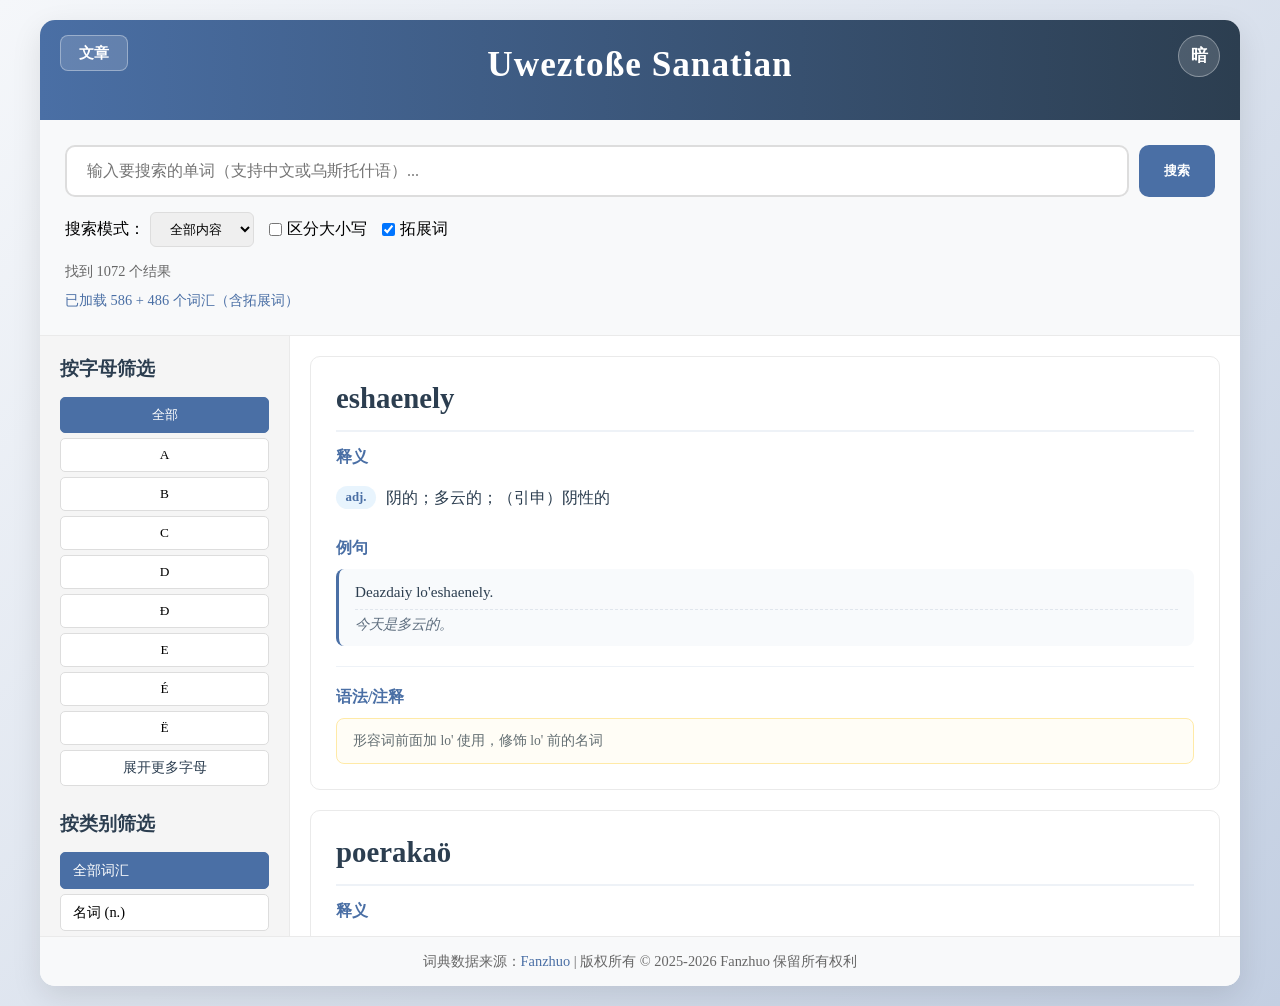
<file: index.html>
<!DOCTYPE html>
<html lang="zh-CN">

<head>
    <meta charset="UTF-8">
    <meta name="viewport" content="width=device-width, initial-scale=1.0">
    <title>乌斯托什语词典</title>
    <link rel="stylesheet" href="style.css">
    <link rel="icon" href="favicon.ico" type="image/x-icon">
    <!-- 为了更好的兼容性，可以同时添加下面这行 -->
    <link rel="shortcut icon" href="favicon.ico" type="image/x-icon">
<script>
        if (localStorage.getItem('theme') === 'dark') {
            document.documentElement.classList.add('dark');
        }
    </script>
</head>

<body>
    <div class="container">
        <header>
            <h1>Uweztoße Sanatian</h1>
            <a href="articles.html" class="nav-btn" title="查看文章翻译">文章</a>
            <button id="themeToggle" class="theme-toggle" title="切换亮暗模式">暗</button>
        </header>

        <div class="search-container">
            <div class="search-box">
                <input type="text" id="searchInput" placeholder="输入要搜索的单词（支持中文或乌斯托什语）..." autocomplete="off">
                <button id="searchBtn">搜索</button>
            </div>

            <div class="search-options">
                <div class="option-group">
                    <label for="searchType">搜索模式：</label>
                    <select id="searchType">
                        <option value="all">全部内容</option>
                        <option value="word">仅单词</option>
                        <option value="meaning">仅释义</option>
                        <option value="example">仅例句</option>
                    </select>
                </div>

                <div class="option-group">
                    <input type="checkbox" id="caseSensitive">
                    <label for="caseSensitive">区分大小写</label>
                </div>

                <div class="option-group">
                    <input type="checkbox" id="experimentalWords" checked>
                    <label for="experimentalWords">拓展词</label>
                </div>
            </div>

            <div class="results-info">
                找到 <span id="resultCount">0</span> 个结果
                <div class="status" id="status">正在加载词典数据...</div>
            </div>
        </div>

        <div class="dictionary-content">
            <div class="sidebar">
                <h3 style="margin-bottom: 15px; color: #2c3e50;">按字母筛选</h3>
                <div class="alphabet-filter" id="alphabetFilter">
                    <!-- 字母按钮将通过JavaScript生成 -->
                </div>

                <button id="toggleAlphabetBtn" class="toggle-btn">展开更多字母</button>

                <h3 style="margin-bottom: 15px; color: #2c3e50; margin-top: 25px;">按类别筛选</h3>
                <div class="category-filter" id="categoryFilter">
                    <button class="category-btn active" data-category="all">全部词汇</button>
                    <button class="category-btn" data-category="noun">名词 (n.)</button>
                    <button class="category-btn" data-category="verb">动词 (v.)</button>
                    <button class="category-btn" data-category="adj">形容词 (adj.)</button>
                    <button class="category-btn" data-category="adv">副词 (adv.)</button>
                    <button class="category-btn" data-category="pron">代词 (pron.)</button>
                    <button class="category-btn" data-category="conj">连词 (conj.)</button>
                    <button class="category-btn" data-category="int">感叹词 (int.)</button>
                    <button class="category-btn" data-category="prep">介词 (prep.)</button>
                    <button class="category-btn" data-category="art">冠词 (art.)</button>
                    <button class="category-btn" data-category="det">限定词 (det.)</button>
                    <button class="category-btn" data-category="num">数词 (num.)</button>
                </div>
            </div>

            <div class="main-content">
                <div class="word-list" id="wordList">
                    <!-- 单词卡片将通过JavaScript生成 -->
                </div>
            </div>
        </div>

        <footer>
            <p>词典数据来源：<a href="https://fanzhuo.xyz/" target="_blank">Fanzhuo</a> | 版权所有 © 2025-<span id="currentYear">2025</span> Fanzhuo 保留所有权利</p>
        </footer>
    </div>

    <script>
        let dictionaryData = [];
        let baseDictionaryData = [];
        let experimentalData = [];
        let experimentalLoaded = false;

        async function loadDictionary() {
            const statusEl = document.getElementById('status');
            statusEl.textContent = '正在加载词典文件...';

            try {
                const response = await fetch('dictionary.txt');
                if (!response.ok) throw new Error(`无法加载文件: ${response.status}`);
                const text = await response.text();
                baseDictionaryData = parseDictionaryText(text);
                dictionaryData = baseDictionaryData;

                statusEl.textContent = `已加载 ${dictionaryData.length} 个词汇`;
                initializeUI();

                // 拓展词默认开启：启动时加载并合并拓展词
                if (document.getElementById('experimentalWords').checked) {
                    toggleExperimentalWords();
                }

            } catch (error) {
                console.error('加载失败:', error);
                statusEl.textContent = `加载失败: ${error.message}`;
                statusEl.style.color = '#e74c3c';
                document.getElementById('wordList').innerHTML = `
                    <div class="no-results">
                        <h3>无法加载词典文件</h3>
                        <p>错误: ${error.message}</p>
                        <p>请确保 dictionary.txt 文件与当前HTML文件在同一目录下。</p>
                    </div>
                `;
            }
        }

        async function loadExperimentalWords() {
            if (experimentalLoaded) return;

            const response = await fetch('new.txt');
            if (!response.ok) throw new Error(`无法加载文件: ${response.status}`);
            const text = await response.text();
            experimentalData = parseDictionaryText(text);
            experimentalData.forEach(e => e.isExperimental = true);
            experimentalLoaded = true;
        }

        async function toggleExperimentalWords() {
            const checkbox = document.getElementById('experimentalWords');
            const statusEl = document.getElementById('status');

            if (checkbox.checked) {
                try {
                    statusEl.textContent = '正在加载拓展词列表...';
                    await loadExperimentalWords();
                    dictionaryData = baseDictionaryData.concat(experimentalData);
                    statusEl.style.color = '';
                    statusEl.textContent = `已加载 ${baseDictionaryData.length} + ${experimentalData.length} 个词汇（含拓展词）`;
                } catch (error) {
                    console.error('加载拓展词失败:', error);
                    statusEl.textContent = `加载拓展词失败: ${error.message}`;
                    statusEl.style.color = '#e74c3c';
                    checkbox.checked = false;
                    dictionaryData = baseDictionaryData;
                }
            } else {
                dictionaryData = baseDictionaryData;
                statusEl.style.color = '';
                statusEl.textContent = `已加载 ${dictionaryData.length} 个词汇`;
            }

            filterWords();
        }

        function extractPhoneticSymbols(text) {
            const match = text.match(/\/([^/\n]+)\//); // 修改正则，避免匹配到换行
            return match ? match[0] : null;
        }

        function parseDictionaryText(text) {
            const entries = [];
            const lines = text.split('\n');

            let currentEntry = null;

            // 辅助函数：从文本中提取音标


            for (const rawLine of lines) {
                const line = rawLine.trim();
                if (!line) continue; // 跳过空行

                const separatorIndex = line.indexOf(':');
                if (separatorIndex === -1) {
                    // 续行处理：附加到上一个合适的位置
                    if (currentEntry) {
                        if (currentEntry.examples.length > 0) {
                            const lastExample = currentEntry.examples[currentEntry.examples.length - 1];
                            lastExample.original += ' ' + line;
                        } else if (currentEntry._pendingExplanation) {
                            currentEntry._pendingExplanation += ' ' + line;
                        }
                    }
                    continue;
                }

                const key = line.substring(0, separatorIndex).trim();
                const value = line.substring(separatorIndex + 1).trim();

                switch (key) {
                    case 'word':
                        // 保存上一个词条并开始新的
                        if (currentEntry) {
                            finalizeCurrentEntry(currentEntry, entries);
                        }
                        currentEntry = {
                            word: value,
                            phonetic_symbols: '暂无', // 默认值
                            senses: [], // 存储词性-释义对
                            examples: [],
                            grammar_notes: [],
                            cultural_notes: [],
                            _pendingExplanation: '', // 临时存储释义文本
                            _pendingPartOfSpeech: '' // 临时存储词性文本
                        };
                        break;

                    case 'explanation':
                        if (currentEntry) currentEntry._pendingExplanation = value;
                        break;

                    case 'part_of_speech':
                        if (currentEntry) currentEntry._pendingPartOfSpeech = value;
                        break;

                    case 'phonetic_symbols':
                        if (currentEntry) {
                            // 直接赋值，后续会从 grammar_notes 中再次检查
                            currentEntry.phonetic_symbols = (value === '暂无' || !value) ? '暂无' : value;
                        }
                        break;

                    case 'example_sentence':
                        if (currentEntry) {
                            const contentWithoutNumber = value.replace(/^\d+\.\s*/, '');
                            const [original, translation] = contentWithoutNumber.split('###').map(s => s.trim());
                            if (original) {
                                currentEntry.examples.push({
                                    original: original,
                                    translation: translation || ''
                                });
                            }
                        }
                        break;

                    case 'grammar_note':
                        if (currentEntry) currentEntry.grammar_notes.push(value);
                        break;

                    case 'cultural_note':
                        if (currentEntry) currentEntry.cultural_notes.push(value);
                        break;

                }
            }

            // 处理最后一个词条
            if (currentEntry) {
                finalizeCurrentEntry(currentEntry, entries);
            }

            console.log(`解析完成，共加载 ${entries.length} 个词条。`);
            return entries;
        }

        // 辅助函数：完成当前词条的构建
        function finalizeCurrentEntry(entry, entriesList) {
            // 1. 处理词性和释义，构建 senses 数组
            if (entry._pendingPartOfSpeech && entry._pendingExplanation) {
                const posArray = entry._pendingPartOfSpeech.split('@@@').map(p => p.trim());
                const expArray = entry._pendingExplanation.split('@@@').map(e => e.trim());

                if (posArray.length === expArray.length) {
                    // 情况A：词性和释义一一对应
                    for (let i = 0; i < posArray.length; i++) {
                        entry.senses.push({
                            part_of_speech: posArray[i],
                            explanation: expArray[i]
                        });
                    }
                } else if (posArray.length > 1 && expArray.length === 1) {
                    // 情况B：多个词性共享一个释义
                    for (let i = 0; i < posArray.length; i++) {
                        entry.senses.push({
                            part_of_speech: posArray[i],
                            explanation: expArray[0]
                        });
                    }
                } else {
                    // 情况C：其他情况，视为一个词性一个释义（可能是用“；”分割的多个释义）
                    entry.senses.push({
                        part_of_speech: entry._pendingPartOfSpeech,
                        explanation: entry._pendingExplanation
                    });
                }
            } else if (entry._pendingPartOfSpeech || entry._pendingExplanation) {
                // 情况D：只有一个词性或只有一个释义
                entry.senses.push({
                    part_of_speech: entry._pendingPartOfSpeech || '',
                    explanation: entry._pendingExplanation || ''
                });
            }

            // 2. 音标智能提取与清理
            // 先检查 grammar_notes 中是否有音标
            for (let i = 0; i < entry.grammar_notes.length; i++) {
                const extractedSymbols = extractPhoneticSymbols(entry.grammar_notes[i]);
                if (extractedSymbols) {
                    entry.phonetic_symbols = extractedSymbols;
                    // 清理 grammar_note 中的音标
                    const cleanedNote = entry.grammar_notes[i].replace(extractedSymbols, '').trim();
                    if (cleanedNote) {
                        entry.grammar_notes[i] = cleanedNote;
                    } else {
                        entry.grammar_notes.splice(i, 1);
                        i--;
                    }
                    break; // 找到第一个音标即停止
                }
            }

            // 确保音标格式正确
            if (entry.phonetic_symbols !== '暂无' && entry.phonetic_symbols && !entry.phonetic_symbols.includes('/')) {
                entry.phonetic_symbols = '/' + entry.phonetic_symbols + '/';
            }

            // 3. 清理临时字段并添加到列表
            delete entry._pendingExplanation;
            delete entry._pendingPartOfSpeech;

            if (entry.word && entry.senses.length > 0) {
                entriesList.push(entry);
            }
        }

        function initializeUI() {
            const alphabetFilter = document.getElementById('alphabetFilter');
            alphabetFilter.innerHTML = '';

            // 添加"全部"按钮
            const allBtn = document.createElement('button');
            allBtn.className = 'alphabet-btn active';
            allBtn.textContent = '全部';
            allBtn.dataset.letter = 'all';
            allBtn.addEventListener('click', function () {
                document.querySelectorAll('.alphabet-btn').forEach(b => b.classList.remove('active'));
                this.classList.add('active');
                filterWords();
            });
            alphabetFilter.appendChild(allBtn);

            // 按字母表顺序定义所有字母（包含特殊字母）
            const alphabetOrder = [
                'A', 'B', 'C', 'D', 'Ð', 'E', 'É', 'Ë', 'F', 'G', 'H', 'I',
                'J', 'K', 'L', 'Ł', 'M', 'N', 'Ñ', 'O', 'Ö', 'P', 'Q', 'R', 'S',
                'ß', 'T', 'U', 'V', 'W', 'X', 'Y', 'Z'
            ];

            // 为每个字母添加按钮（按字母表顺序）
            alphabetOrder.forEach((letter, index) => {
                const btn = document.createElement('button');
                btn.className = 'alphabet-btn';
                btn.textContent = letter;

                // 设置筛选用的字母（统一转换为小写）
                let filterLetter = letter.toLowerCase();
                btn.dataset.letter = filterLetter;

                // 给第9个以后的按钮添加折叠类（显示前8个字母：A-Ë）
                // 索引从0开始，所以索引8及以后折叠（即第9个开始）
                if (index >= 8) {
                    btn.classList.add('folded');
                }

                btn.addEventListener('click', function () {
                    document.querySelectorAll('.alphabet-btn').forEach(b => b.classList.remove('active'));
                    this.classList.add('active');
                    filterWords();
                });
                alphabetFilter.appendChild(btn);
            });

            document.querySelectorAll('.category-btn').forEach(btn => {
                btn.addEventListener('click', function () {
                    document.querySelectorAll('.category-btn').forEach(b => b.classList.remove('active'));
                    this.classList.add('active');
                    filterWords();
                });
            });

            document.getElementById('searchBtn').addEventListener('click', filterWords);
            document.getElementById('searchInput').addEventListener('keyup', function (e) {
                if (e.key === 'Enter') filterWords();
            });

            document.getElementById('searchType').addEventListener('change', filterWords);
            document.getElementById('caseSensitive').addEventListener('change', filterWords);
            document.getElementById('experimentalWords').addEventListener('change', toggleExperimentalWords);

            document.getElementById('toggleAlphabetBtn').addEventListener('click', toggleAlphabetButtons);

            displayWords(dictionaryData);
        }

        // 展开/折叠字母按钮功能
        function toggleAlphabetButtons() {
            const alphabetFilter = document.getElementById('alphabetFilter');
            const toggleBtn = document.getElementById('toggleAlphabetBtn');
            const foldedButtons = alphabetFilter.querySelectorAll('.alphabet-btn.folded');

            if (foldedButtons.length > 0) {
                // 展开隐藏的按钮
                foldedButtons.forEach(btn => {
                    btn.classList.remove('folded');
                });
                toggleBtn.textContent = '折叠字母';
                toggleBtn.classList.add('active'); // 添加active类，变成蓝色
            } else {
                // 折叠除了前8个字母按钮以外的按钮
                const allAlphabetBtns = alphabetFilter.querySelectorAll('.alphabet-btn:not([data-letter="all"])');
                allAlphabetBtns.forEach((btn, index) => {
                    if (index >= 8) {
                        btn.classList.add('folded');
                    }
                });
                toggleBtn.textContent = '展开更多字母';
                toggleBtn.classList.remove('active'); // 移除active类，变成白色
            }
        }

        function displayWords(words) {
            const wordList = document.getElementById('wordList');
            const resultCount = document.getElementById('resultCount');

            wordList.innerHTML = '';

            if (!words || words.length === 0) {
                wordList.innerHTML = '<div class="no-results">未找到匹配的词汇</div>';
                resultCount.textContent = '0';
                return;
            }

            resultCount.textContent = words.length;

            words.forEach(item => {
                const wordCard = document.createElement('div');
                wordCard.className = 'word-card';

                // 1. 单词标题和音标
                const wordHeader = document.createElement('div');
                wordHeader.className = 'word-header';
                wordHeader.innerHTML = `
            <div class="word-and-pos">
                <span class="word">${item.word}</span>
                ${item.phonetic_symbols && item.phonetic_symbols !== '暂无' ?
                        `<span class="pronunciation">${item.phonetic_symbols}</span>` : ''}
            </div>
        `;
                if (item.isExperimental) {
                    const flag = document.createElement('span');
                    flag.className = 'ext-badge';
                    flag.textContent = '拓展词';
                    wordHeader.appendChild(flag);
                }

                // 2. 多词性释义区域
                const sensesSection = document.createElement('div');
                sensesSection.className = 'senses-section';

                if (item.senses && item.senses.length > 0) {
                    let sensesHTML = '';
                    item.senses.forEach(sense => {
                        const posDisplay = sense.part_of_speech ? `<span class="sense-pos">${sense.part_of_speech}</span>` : '';
                        sensesHTML += `
                    <div class="sense-item">
                        ${posDisplay}
                        <span class="sense-explanation">${sense.explanation}</span>
                    </div>
                `;
                    });
                    sensesSection.innerHTML = `
                <div class="section-title">释义</div>
                <div class="senses-list">${sensesHTML}</div>
            `;
                }

                // 3. 例句区域
                let examplesSection = '';
                if (item.examples && item.examples.length > 0) {
                    let examplesHTML = '';
                    item.examples.forEach(example => {
                        examplesHTML += `
                    <div class="example-item">
                        <div class="example-original">${example.original}</div>
                        ${example.translation ? `<div class="example-translation">${example.translation}</div>` : ''}
                    </div>
                `;
                    });
                    examplesSection = `
                <div class="examples-section">
                    <div class="section-title">例句</div>
                    ${examplesHTML}
                </div>
            `;
                }

                // 4. 语法注释区域
                let grammarSection = '';
                if (item.grammar_notes && item.grammar_notes.length > 0) {
                    const notesHTML = item.grammar_notes.map(note => `<div>${note}</div>`).join('');
                    grammarSection = `
                <div class="grammar-section">
                    <div class="section-title">语法/注释</div>
                    <div class="grammar-content">
                        ${notesHTML}
                    </div>
                </div>
            `;
                }

                let culturalSection = '';
if (item.cultural_notes && item.cultural_notes.length > 0) {
    const notesHTML = item.cultural_notes.map(note => `<div>${note}</div>`).join('');
    culturalSection = `
        <div class="cultural-section">
            <div class="section-title">文化注释</div>
            <div class="cultural-content">
                ${notesHTML}
            </div>
        </div>
    `;
}

                // 组合所有部分
                wordCard.appendChild(wordHeader);
                wordCard.appendChild(sensesSection);
                wordCard.innerHTML += examplesSection + grammarSection + culturalSection;
                wordList.appendChild(wordCard);
            });
        }

        function filterWords() {
            if (dictionaryData.length === 0) return;

            const searchInput = document.getElementById('searchInput').value.trim();
            const searchType = document.getElementById('searchType').value;
            const caseSensitive = document.getElementById('caseSensitive').checked;
            const activeLetter = document.querySelector('.alphabet-btn.active')?.dataset.letter || 'all';
            const activeCategory = document.querySelector('.category-btn.active')?.dataset.category || 'all';

            let filteredWords = dictionaryData;

            // 字母筛选（统一转换为小写比较）
            if (activeLetter !== 'all') {
                filteredWords = filteredWords.filter(item => {
                    if (!item.word || item.word.length === 0) return false;

                    const firstChar = item.word.charAt(0);
                    // 将首字母转换为小写，与activeLetter（已存储为小写）比较
                    return firstChar.toLowerCase() === activeLetter;
                });
            }

            // 类别筛选 - 适配新的 senses 结构
            if (activeCategory !== 'all') {
                filteredWords = filteredWords.filter(item => {
                    // 检查每个词条的所有词性是否包含目标类别
                    for (const sense of item.senses) {
                        const posRaw = sense.part_of_speech.toLowerCase();
                        const pos = posRaw.replace(/\.\d+$/, '.');

                        switch (activeCategory) {
                            case 'noun':
                                if (pos.startsWith('n.')) return true;
                                break;
                            case 'verb':
                                if (pos.startsWith('vt.') || pos.startsWith('vi.')) return true;
                                break;
                            case 'adj':
                                if (pos.startsWith('adj.')) return true;
                                break;
                            case 'pron':
                                if (pos.startsWith('pron.')) return true;
                                break;
                            case 'conj':
                                if (pos.startsWith('conj.')) return true;
                                break;
                            case 'int':
                                if (pos.startsWith('int.')) return true;
                                break;
                            case 'adv':
                                // 匹配 adv. 开头的词性
                                if (pos.startsWith('adv.')) return true;
                                break;
                            case 'prep':
                                // 匹配 prep. 开头的词性
                                if (pos.startsWith('prep.')) return true;
                                break;
                            case 'art':
                                if (pos.startsWith('art.')) return true;
                                break;
                            case 'det':
                                if (pos.includes('det.')) return true;
                                break;
                            case 'num':
                                if (pos.includes('num.')) return true;
                                break;
                        }
                    }
                    return false; // 没有任何词性匹配目标类别
                });
            }

            // 如果没有搜索词，直接显示结果
            if (!searchInput) {
                displayWords(filteredWords);
                return;
            }

            const searchTerm = caseSensitive ? searchInput : searchInput.toLowerCase();

            // 为每个匹配的词条计算权重分数
            const weightedResults = filteredWords.map(item => {
                let score = 0;
                let matched = false;

                // 根据搜索类型构建搜索文本
                switch (searchType) {
                    case 'word':
                        // 仅搜索单词本身
                        const wordLower = caseSensitive ? item.word : item.word.toLowerCase();
                        if (wordLower.includes(searchTerm)) {
                            matched = true;
                            // 单词完全匹配
                            if (wordLower === searchTerm) score += 10;
                            // 单词开头匹配
                            else if (wordLower.startsWith(searchTerm)) score += 7;
                            else score += 1;
                        }
                        break;

                    case 'meaning':
                        // 搜索所有词性的中文释义
                        for (const sense of item.senses) {
                            const explanation = caseSensitive ? sense.explanation : sense.explanation.toLowerCase();
                            if (explanation.includes(searchTerm)) {
                                matched = true;
                                score += 5; // 释义匹配
                                break; // 找到一个匹配即可
                            }
                        }
                        // 同时搜索例句翻译
                        if (item.examples) {
                            for (const example of item.examples) {
                                if (example.translation) {
                                    const translation = caseSensitive ? example.translation : example.translation.toLowerCase();
                                    if (translation.includes(searchTerm)) {
                                        matched = true;
                                        score += 1; // 例句翻译匹配，分数较低
                                        break;
                                    }
                                }
                            }
                        }
                        break;

                    case 'example':
                        // 仅搜索例句
                        if (item.examples) {
                            for (const example of item.examples) {
                                const original = caseSensitive ? example.original : example.original.toLowerCase();
                                const translation = example.translation ?
                                    (caseSensitive ? example.translation : example.translation.toLowerCase()) : '';

                                if (original.includes(searchTerm) || translation.includes(searchTerm)) {
                                    matched = true;
                                    score += 1; // 例句匹配
                                    break;
                                }
                            }
                        }
                        break;

                    case 'all':
                    default:
                        // 搜索全部内容
                        let allSearchText = item.word + ' ';

                        // 添加所有词性的释义
                        for (const sense of item.senses) {
                            allSearchText += sense.explanation + ' ';
                            allSearchText += sense.part_of_speech + ' ';
                        }

                        // 添加音标
                        if (item.phonetic_symbols && item.phonetic_symbols !== '暂无') {
                            allSearchText += item.phonetic_symbols + ' ';
                        }

                        // 添加例句
                        if (item.examples) {
                            for (const example of item.examples) {
                                allSearchText += example.original + ' ';
                                if (example.translation) {
                                    allSearchText += example.translation + ' ';
                                }
                            }
                        }

                        // 添加语法注释
                        if (item.grammar_notes) {
                            for (const note of item.grammar_notes) {
                                allSearchText += note + ' ';
                            }
                        }

                        const allSearchTextLower = caseSensitive ? allSearchText : allSearchText.toLowerCase();
                        if (allSearchTextLower.includes(searchTerm)) {
                            matched = true;

                            // 计算权重
                            const wordLower = caseSensitive ? item.word : item.word.toLowerCase();
                            if (wordLower === searchTerm) score += 10;
                            else if (wordLower.startsWith(searchTerm)) score += 7;
                            else {
                                // 检查是否在释义中
                                let inExplanation = false;
                                for (const sense of item.senses) {
                                    const explanation = caseSensitive ? sense.explanation : sense.explanation.toLowerCase();
                                    if (explanation.includes(searchTerm)) {
                                        inExplanation = true;
                                        break;
                                    }
                                }
                                if (inExplanation) score += 5;
                                else score += 1;
                            }
                        }
                        break;
                }

                return {
                    ...item,
                    _score: score,
                    _matched: matched
                };
            });

            // 过滤并排序
            const matchedAndSorted = weightedResults
                .filter(item => item._matched)
                .sort((a, b) => {
                    if (b._score !== a._score) {
                        return b._score - a._score;
                    }
                    return a.word.localeCompare(b.word);
                });

            displayWords(matchedAndSorted);
        }

        document.addEventListener('DOMContentLoaded', loadDictionary);
        document.getElementById('currentYear').textContent = new Date().getFullYear();

        const themeToggle = document.getElementById('themeToggle');
        function applyTheme(theme) {
            document.documentElement.classList.toggle('dark', theme === 'dark');
            themeToggle.textContent = theme === 'dark' ? '亮' : '暗';
        }
        applyTheme(localStorage.getItem('theme') || 'light');
        themeToggle.addEventListener('click', () => {
            const next = document.documentElement.classList.contains('dark') ? 'light' : 'dark';
            localStorage.setItem('theme', next);
            applyTheme(next);
        });
    </script>
</body>

</html>
</file>
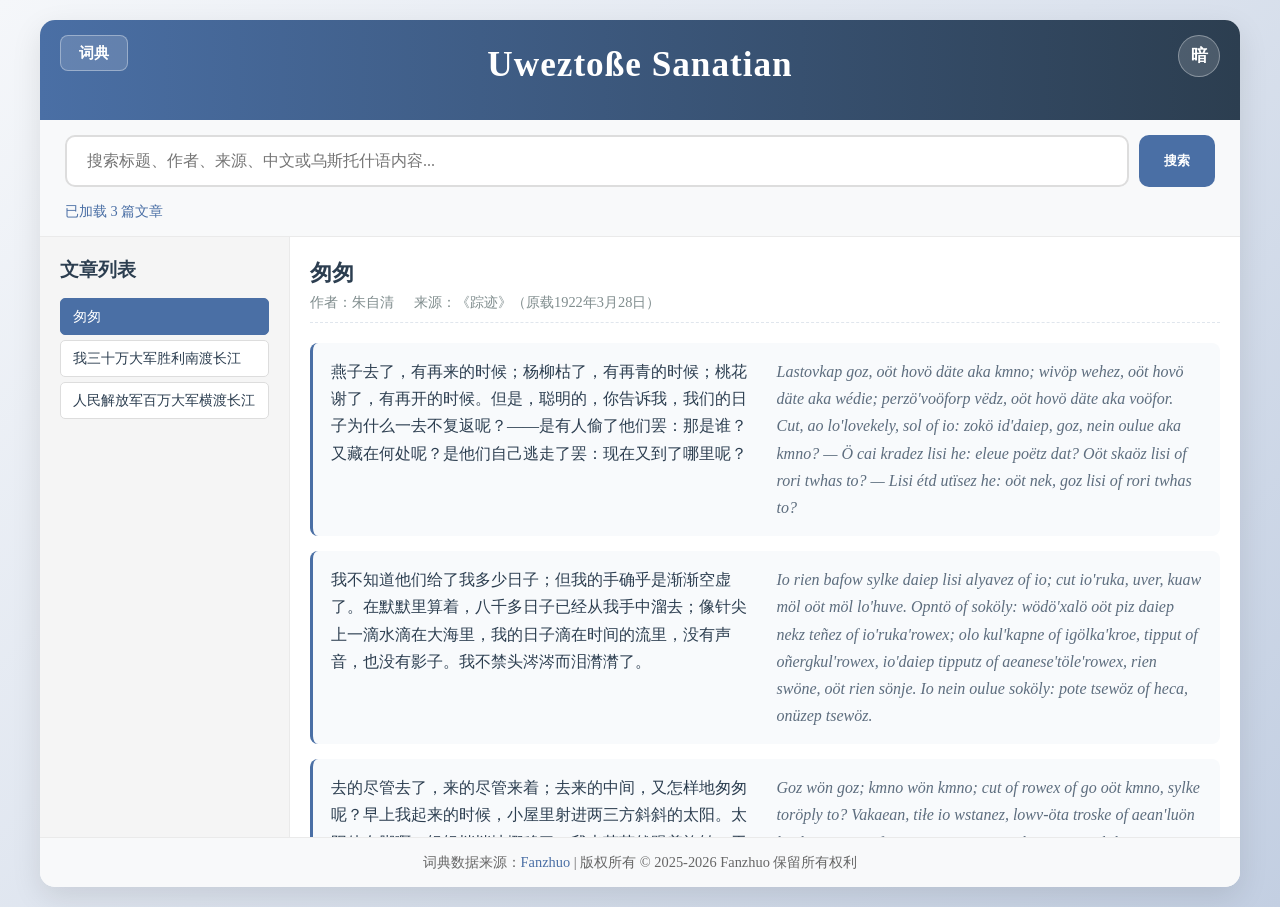
<file: articles.html>
<!DOCTYPE html>
<html lang="zh-CN">

<head>
    <meta charset="UTF-8">
    <meta name="viewport" content="width=device-width, initial-scale=1.0">
    <title>乌斯托什语文章翻译</title>
    <link rel="stylesheet" href="style.css">
    <link rel="icon" href="favicon.ico" type="image/x-icon">
    <!-- 为了更好的兼容性，可以同时添加下面这行 -->
    <link rel="shortcut icon" href="favicon.ico" type="image/x-icon">
<script>
        if (localStorage.getItem('theme') === 'dark') {
            document.documentElement.classList.add('dark');
        }
    </script>
</head>

<body>
    <div class="container">
        <header>
            <h1>Uweztoße Sanatian</h1>
            <a href="index.html" class="nav-btn" title="返回词典">词典</a>
            <button id="themeToggle" class="theme-toggle" title="切换亮暗模式">暗</button>
        </header>

        <div class="article-toolbar">
            <div class="search-box">
                <input type="text" id="articleSearchInput" placeholder="搜索标题、作者、来源、中文或乌斯托什语内容..." autocomplete="off">
                <button id="articleSearchBtn">搜索</button>
            </div>
            <div class="article-status" id="status">正在加载文章数据...</div>
        </div>

        <div class="dictionary-content">
            <div class="sidebar">
                <h3 style="margin-bottom: 15px; color: #2c3e50;">文章列表</h3>
                <div class="article-filter" id="articleFilter">
                    <!-- 文章按钮将通过JavaScript生成 -->
                </div>
            </div>

            <div class="main-content">
                <div id="articleView">
                    <div class="no-results">请从左侧选择一篇文章</div>
                </div>
            </div>
        </div>

        <footer>
            <p>词典数据来源：<a href="https://fanzhuo.xyz/" target="_blank">Fanzhuo</a> | 版权所有 © 2025-<span id="currentYear">2025</span> Fanzhuo 保留所有权利</p>
        </footer>
    </div>

    <script>
        let articles = [];
        let selectedIndex = 0;
        let searchQuery = '';

        function escapeHtml(text) {
            const div = document.createElement('div');
            div.textContent = text;
            return div.innerHTML;
        }

        function qnorm(s) {
            return s ? s.trim().toLowerCase() : '';
        }

        function articleMatches(article) {
            if (qnorm(article.title).includes(searchQuery)) return true;
            if (qnorm(article.author).includes(searchQuery)) return true;
            if (qnorm(article.source).includes(searchQuery)) return true;
            return article.paragraphs.some(p =>
                qnorm(p.chinese).includes(searchQuery) || qnorm(p.uwezto).includes(searchQuery));
        }

        // 将所有匹配片段高亮为 <mark>
        function highlight(text) {
            if (!searchQuery) return escapeHtml(text);
            const lower = text.toLowerCase();
            let result = '';
            let pos = 0;
            for (;;) {
                const i = lower.indexOf(searchQuery, pos);
                if (i === -1) {
                    result += escapeHtml(text.slice(pos));
                    break;
                }
                result += escapeHtml(text.slice(pos, i)) + '<mark>' + escapeHtml(text.slice(i, i + searchQuery.length)) + '</mark>';
                pos = i + searchQuery.length;
            }
            return result;
        }

        // 解析 article.txt：title: 开篇，cn: 中文段落，uwe: 乌斯托什语段落，多篇之间空行分隔
        function parseArticleText(text) {
            const result = [];
            let current = null;
            let lastKey = '';
            const lines = text.split('\n');

            for (const rawLine of lines) {
                const line = rawLine.trim();
                if (!line || line.startsWith('#')) continue;

                const separatorIndex = line.indexOf(':');
                if (separatorIndex === -1) {
                    // 续行处理：附加到最近的 cn 或 uwe 段落
                    if (current && current.paragraphs.length > 0 && (lastKey === 'cn' || lastKey === 'uwe')) {
                        const lastParagraph = current.paragraphs[current.paragraphs.length - 1];
                        if (lastKey === 'uwe') {
                            lastParagraph.uwezto += ' ' + line;
                        } else {
                            lastParagraph.chinese += ' ' + line;
                        }
                    }
                    continue;
                }

                const key = line.substring(0, separatorIndex).trim();
                const value = line.substring(separatorIndex + 1).trim();

                switch (key) {
                    case 'title':
                        if (current) result.push(current);
                        current = { title: value, author: '', source: '', paragraphs: [] };
                        break;

                    case 'author':
                        if (current) current.author = value;
                        break;

                    case 'source':
                        if (current) current.source = value;
                        break;

                    case 'cn':
                        if (current) {
                            const lastParagraph = current.paragraphs.length > 0 ? current.paragraphs[current.paragraphs.length - 1] : null;
                            if (lastParagraph && !lastParagraph.chinese) {
                                lastParagraph.chinese = value;
                            } else {
                                current.paragraphs.push({ chinese: value, uwezto: '' });
                            }
                            lastKey = 'cn';
                        }
                        break;

                    case 'uwe':
                        if (current) {
                            const lastParagraph = current.paragraphs.length > 0 ? current.paragraphs[current.paragraphs.length - 1] : null;
                            if (lastParagraph && !lastParagraph.uwezto) {
                                lastParagraph.uwezto = value;
                            } else {
                                current.paragraphs.push({ chinese: '', uwezto: value });
                            }
                            lastKey = 'uwe';
                        }
                        break;
                }
            }

            if (current) result.push(current);
            return result;
        }

        async function loadArticles() {
            const statusEl = document.getElementById('status');

            try {
                const response = await fetch('article.txt');
                if (!response.ok) throw new Error(`无法加载文件: ${response.status}`);
                const text = await response.text();
                articles = parseArticleText(text);

                if (articles.length === 0) {
                    statusEl.textContent = 'article.txt 中暂无文章';
                } else {
                    statusEl.textContent = `已加载 ${articles.length} 篇文章`;
                }
                renderArticleList();
                if (articles.length > 0) showArticle(0);

            } catch (error) {
                console.error('加载失败:', error);
                statusEl.textContent = '';
                document.getElementById('articleView').innerHTML = `
                    <div class="no-results">
                        <h3>无法加载文章文件</h3>
                        <p>错误: ${escapeHtml(error.message)}</p>
                        <p>请确保 article.txt 文件与当前HTML文件在同一目录下。</p>
                    </div>
                `;
            }
        }

        function renderArticleList() {
            const filter = document.getElementById('articleFilter');
            filter.innerHTML = '';

            if (articles.length === 0) {
                filter.innerHTML = '<div class="no-results">暂无文章</div>';
                return;
            }

            const list = searchQuery ? articles.filter(articleMatches) : articles;
            if (list.length === 0) {
                filter.innerHTML = '<div class="no-results">无匹配文章</div>';
                return;
            }

            list.forEach(article => {
                const index = articles.indexOf(article);
                const btn = document.createElement('button');
                btn.className = index === selectedIndex ? 'article-btn active' : 'article-btn';
                btn.dataset.index = index;
                btn.textContent = article.title;
                btn.addEventListener('click', function () {
                    document.querySelectorAll('.article-btn').forEach(b => b.classList.remove('active'));
                    this.classList.add('active');
                    showArticle(parseInt(this.dataset.index, 10));
                });
                filter.appendChild(btn);
            });
        }

        // 搜索结果视图：列出匹配文章及命中的段落
        function showSearchResults(matched) {
            const view = document.getElementById('articleView');
            let html = '';

            matched.forEach(article => {
                const index = articles.indexOf(article);
                const paras = article.paragraphs.filter(p =>
                    qnorm(p.chinese).includes(searchQuery) || qnorm(p.uwezto).includes(searchQuery));

                html += `
                    <div class="search-result-card" data-index="${index}">
                        <div class="search-result-title">${escapeHtml(article.title)}</div>
                        <div class="search-result-meta">
                            ${article.author ? `作者：${escapeHtml(article.author)}` : ''}${article.author && article.source ? ' · ' : ''}${article.source ? `来源：${escapeHtml(article.source)}` : ''}
                        </div>
                `;

                if (paras.length === 0) {
                    html += '<div class="search-result-para">（匹配于标题 / 作者 / 来源）</div>';
                } else {
                    paras.forEach(p => {
                        if (p.chinese) html += `<div class="search-result-para cn">${highlight(p.chinese)}</div>`;
                        if (p.uwezto) html += `<div class="search-result-para uw">${highlight(p.uwezto)}</div>`;
                    });
                }
                html += '</div>';
            });

            view.innerHTML = html;
            view.querySelectorAll('.search-result-card').forEach(card => {
                card.addEventListener('click', function () {
                    showArticle(parseInt(this.dataset.index, 10));
                });
            });
        }

        // 主视图：有搜索词时显示结果列表，否则显示选中的文章
        function renderMain() {
            const view = document.getElementById('articleView');
            const statusEl = document.getElementById('status');

            if (!searchQuery) {
                showArticle(selectedIndex);
                return;
            }

            const matched = articles.filter(articleMatches);
            if (matched.length === 0) {
                statusEl.textContent = '未找到匹配的文章';
                view.innerHTML = `<div class="no-results">未找到包含「${escapeHtml(searchQuery)}」的文章</div>`;
            } else {
                statusEl.textContent = `找到 ${matched.length} 篇匹配文章`;
                showSearchResults(matched);
            }
        }

        function doSearch() {
            const statusEl = document.getElementById('status');
            searchQuery = document.getElementById('articleSearchInput').value.trim().toLowerCase();

            if (!searchQuery) {
                statusEl.textContent = `已加载 ${articles.length} 篇文章`;
            }
            renderArticleList();
            renderMain();
        }

        function showArticle(index) {
            const article = articles[index];
            if (!article) {
                document.getElementById('articleView').innerHTML = '<div class="no-results">未找到文章</div>';
                return;
            }

            selectedIndex = index;
            renderArticleList();

            const view = document.getElementById('articleView');

            let html = `<h2 class="article-title">${escapeHtml(article.title)}</h2>`;

            let metaHtml = '';
            if (article.author) metaHtml += `<span class="article-meta author">作者：${escapeHtml(article.author)}</span>`;
            if (article.source) metaHtml += `<span class="article-meta source">来源：${escapeHtml(article.source)}</span>`;
            if (metaHtml) html += `<div class="article-meta-row">${metaHtml}</div>`;

            if (article.paragraphs.length === 0) {
                html += '<div class="no-results">该文章暂无段落</div>';
            } else {
                html += '<div class="article-body">';
                article.paragraphs.forEach(p => {
                    html += `
                        <div class="article-paragraph">
                            <div class="paragraph-lang zh">${escapeHtml(p.chinese)}</div>
                            <div class="paragraph-lang uw">${escapeHtml(p.uwezto)}</div>
                        </div>
                    `;
                });
                html += '</div>';
            }

            view.innerHTML = html;
        }

        document.addEventListener('DOMContentLoaded', loadArticles);
        document.getElementById('currentYear').textContent = new Date().getFullYear();

        document.getElementById('articleSearchBtn').addEventListener('click', doSearch);
        document.getElementById('articleSearchInput').addEventListener('input', doSearch);
        document.getElementById('articleSearchInput').addEventListener('keyup', function (e) {
            if (e.key === 'Enter') doSearch();
        });

        const themeToggle = document.getElementById('themeToggle');
        function applyTheme(theme) {
            document.documentElement.classList.toggle('dark', theme === 'dark');
            themeToggle.textContent = theme === 'dark' ? '亮' : '暗';
        }
        applyTheme(localStorage.getItem('theme') || 'light');
        themeToggle.addEventListener('click', () => {
            const next = document.documentElement.classList.contains('dark') ? 'light' : 'dark';
            localStorage.setItem('theme', next);
            applyTheme(next);
        });
    </script>
</body>

</html>
</file>
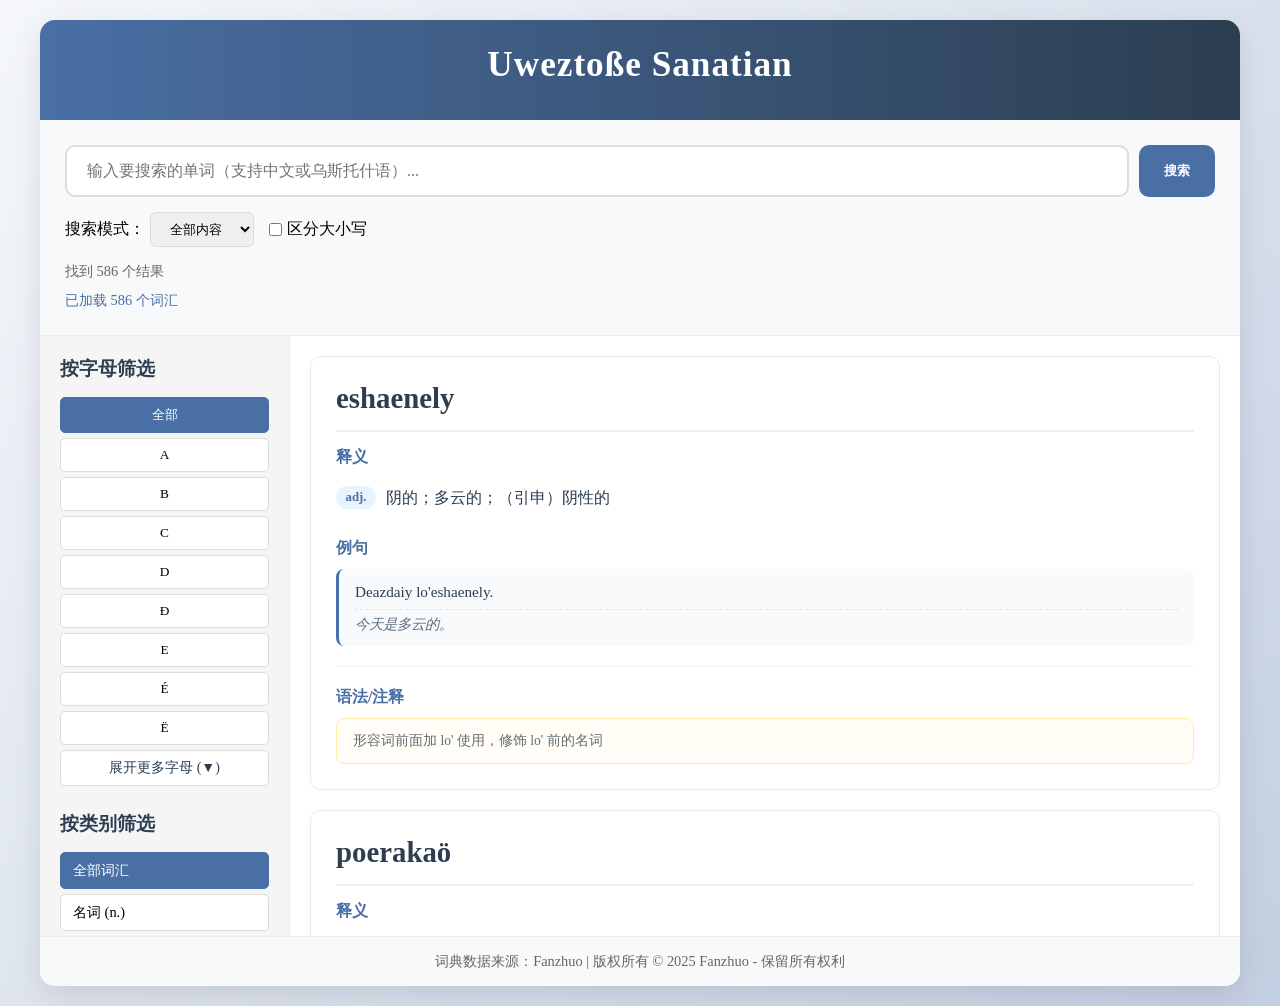
<file: dictionary.html>
<!DOCTYPE html>
<html lang="zh-CN">

<head>
    <meta charset="UTF-8">
    <meta name="viewport" content="width=device-width, initial-scale=1.0">
    <title>乌斯托什语词典</title>
    <link rel="stylesheet" href="style.css">
    <link rel="icon" href="favicon.ico" type="image/x-icon">
    <!-- 为了更好的兼容性，可以同时添加下面这行 -->
    <link rel="shortcut icon" href="favicon.ico" type="image/x-icon">
</head>

<body>
    <div class="container">
        <header>
            <h1>Uweztoße Sanatian</h1>
        </header>

        <div class="search-container">
            <div class="search-box">
                <input type="text" id="searchInput" placeholder="输入要搜索的单词（支持中文或乌斯托什语）..." autocomplete="off">
                <button id="searchBtn">搜索</button>
            </div>

            <div class="search-options">
                <div class="option-group">
                    <label for="searchType">搜索模式：</label>
                    <select id="searchType">
                        <option value="all">全部内容</option>
                        <option value="word">仅单词</option>
                        <option value="meaning">仅释义</option>
                        <option value="example">仅例句</option>
                    </select>
                </div>

                <div class="option-group">
                    <input type="checkbox" id="caseSensitive">
                    <label for="caseSensitive">区分大小写</label>
                </div>
            </div>

            <div class="results-info">
                找到 <span id="resultCount">0</span> 个结果
                <div class="status" id="status">正在加载词典数据...</div>
            </div>
        </div>

        <div class="dictionary-content">
            <div class="sidebar">
                <h3 style="margin-bottom: 15px; color: #2c3e50;">按字母筛选</h3>
                <div class="alphabet-filter" id="alphabetFilter">
                    <!-- 字母按钮将通过JavaScript生成 -->
                </div>

                <button id="toggleAlphabetBtn" class="toggle-btn">展开更多字母 (▼)</button>

                <h3 style="margin-bottom: 15px; color: #2c3e50; margin-top: 25px;">按类别筛选</h3>
                <div class="category-filter" id="categoryFilter">
                    <button class="category-btn active" data-category="all">全部词汇</button>
                    <button class="category-btn" data-category="noun">名词 (n.)</button>
                    <button class="category-btn" data-category="verb">动词 (v.)</button>
                    <button class="category-btn" data-category="adj">形容词 (adj.)</button>
                    <button class="category-btn" data-category="adv">副词 (adv.)</button>
                    <button class="category-btn" data-category="pron">代词 (pron.)</button>
                    <button class="category-btn" data-category="conj">连词 (conj.)</button>
                    <button class="category-btn" data-category="int">感叹词 (int.)</button>
                    <button class="category-btn" data-category="prep">介词 (prep.)</button>
                    <button class="category-btn" data-category="art">冠词 (art.)</button>
                    <button class="category-btn" data-category="det">限定词 (det.)</button>
                    <button class="category-btn" data-category="num">数词 (num.)</button>
                </div>
            </div>

            <div class="main-content">
                <div class="word-list" id="wordList">
                    <!-- 单词卡片将通过JavaScript生成 -->
                </div>
            </div>
        </div>

        <footer>
            <p>词典数据来源：Fanzhuo | 版权所有 © 2025 Fanzhuo - 保留所有权利</p>
        </footer>
    </div>

    <script>
        let dictionaryData = [];

        async function loadDictionary() {
            const statusEl = document.getElementById('status');
            statusEl.textContent = '正在加载词典文件...';

            try {
                const response = await fetch('dictionary.txt');
                if (!response.ok) throw new Error(`无法加载文件: ${response.status}`);
                const text = await response.text();
                dictionaryData = parseDictionaryText(text);

                statusEl.textContent = `已加载 ${dictionaryData.length} 个词汇`;
                initializeUI();

            } catch (error) {
                console.error('加载失败:', error);
                statusEl.textContent = `加载失败: ${error.message}`;
                statusEl.style.color = '#e74c3c';
                document.getElementById('wordList').innerHTML = `
                    <div class="no-results">
                        <h3>无法加载词典文件</h3>
                        <p>错误: ${error.message}</p>
                        <p>请确保 dictionary.txt 文件与当前HTML文件在同一目录下。</p>
                    </div>
                `;
            }
        }

        function extractPhoneticSymbols(text) {
            const match = text.match(/\/([^/\n]+)\//); // 修改正则，避免匹配到换行
            return match ? match[0] : null;
        }

        function parseDictionaryText(text) {
            const entries = [];
            const lines = text.split('\n');

            let currentEntry = null;

            // 辅助函数：从文本中提取音标


            for (const rawLine of lines) {
                const line = rawLine.trim();
                if (!line) continue; // 跳过空行

                const separatorIndex = line.indexOf(':');
                if (separatorIndex === -1) {
                    // 续行处理：附加到上一个合适的位置
                    if (currentEntry) {
                        if (currentEntry.examples.length > 0) {
                            const lastExample = currentEntry.examples[currentEntry.examples.length - 1];
                            lastExample.original += ' ' + line;
                        } else if (currentEntry._pendingExplanation) {
                            currentEntry._pendingExplanation += ' ' + line;
                        }
                    }
                    continue;
                }

                const key = line.substring(0, separatorIndex).trim();
                const value = line.substring(separatorIndex + 1).trim();

                switch (key) {
                    case 'word':
                        // 保存上一个词条并开始新的
                        if (currentEntry) {
                            finalizeCurrentEntry(currentEntry, entries);
                        }
                        currentEntry = {
                            word: value,
                            phonetic_symbols: '暂无', // 默认值
                            senses: [], // 存储词性-释义对
                            examples: [],
                            grammar_notes: [],
                            cultural_notes: [],
                            _pendingExplanation: '', // 临时存储释义文本
                            _pendingPartOfSpeech: '' // 临时存储词性文本
                        };
                        break;

                    case 'explanation':
                        if (currentEntry) currentEntry._pendingExplanation = value;
                        break;

                    case 'part_of_speech':
                        if (currentEntry) currentEntry._pendingPartOfSpeech = value;
                        break;

                    case 'phonetic_symbols':
                        if (currentEntry) {
                            // 直接赋值，后续会从 grammar_notes 中再次检查
                            currentEntry.phonetic_symbols = (value === '暂无' || !value) ? '暂无' : value;
                        }
                        break;

                    case 'example_sentence':
                        if (currentEntry) {
                            const contentWithoutNumber = value.replace(/^\d+\.\s*/, '');
                            const [original, translation] = contentWithoutNumber.split('###').map(s => s.trim());
                            if (original) {
                                currentEntry.examples.push({
                                    original: original,
                                    translation: translation || ''
                                });
                            }
                        }
                        break;

                    case 'grammar_note':
                        if (currentEntry) currentEntry.grammar_notes.push(value);
                        break;

                    case 'cultural_note':
                        if (currentEntry) currentEntry.cultural_notes.push(value);
                        break;

                }
            }

            // 处理最后一个词条
            if (currentEntry) {
                finalizeCurrentEntry(currentEntry, entries);
            }

            console.log(`解析完成，共加载 ${entries.length} 个词条。`);
            return entries;
        }

        // 辅助函数：完成当前词条的构建
        function finalizeCurrentEntry(entry, entriesList) {
            // 1. 处理词性和释义，构建 senses 数组
            if (entry._pendingPartOfSpeech && entry._pendingExplanation) {
                const posArray = entry._pendingPartOfSpeech.split('@@@').map(p => p.trim());
                const expArray = entry._pendingExplanation.split('@@@').map(e => e.trim());

                if (posArray.length === expArray.length) {
                    // 情况A：词性和释义一一对应
                    for (let i = 0; i < posArray.length; i++) {
                        entry.senses.push({
                            part_of_speech: posArray[i],
                            explanation: expArray[i]
                        });
                    }
                } else if (posArray.length > 1 && expArray.length === 1) {
                    // 情况B：多个词性共享一个释义
                    for (let i = 0; i < posArray.length; i++) {
                        entry.senses.push({
                            part_of_speech: posArray[i],
                            explanation: expArray[0]
                        });
                    }
                } else {
                    // 情况C：其他情况，视为一个词性一个释义（可能是用“；”分割的多个释义）
                    entry.senses.push({
                        part_of_speech: entry._pendingPartOfSpeech,
                        explanation: entry._pendingExplanation
                    });
                }
            } else if (entry._pendingPartOfSpeech || entry._pendingExplanation) {
                // 情况D：只有一个词性或只有一个释义
                entry.senses.push({
                    part_of_speech: entry._pendingPartOfSpeech || '',
                    explanation: entry._pendingExplanation || ''
                });
            }

            // 2. 音标智能提取与清理
            // 先检查 grammar_notes 中是否有音标
            for (let i = 0; i < entry.grammar_notes.length; i++) {
                const extractedSymbols = extractPhoneticSymbols(entry.grammar_notes[i]);
                if (extractedSymbols) {
                    entry.phonetic_symbols = extractedSymbols;
                    // 清理 grammar_note 中的音标
                    const cleanedNote = entry.grammar_notes[i].replace(extractedSymbols, '').trim();
                    if (cleanedNote) {
                        entry.grammar_notes[i] = cleanedNote;
                    } else {
                        entry.grammar_notes.splice(i, 1);
                        i--;
                    }
                    break; // 找到第一个音标即停止
                }
            }

            // 确保音标格式正确
            if (entry.phonetic_symbols !== '暂无' && entry.phonetic_symbols && !entry.phonetic_symbols.includes('/')) {
                entry.phonetic_symbols = '/' + entry.phonetic_symbols + '/';
            }

            // 3. 清理临时字段并添加到列表
            delete entry._pendingExplanation;
            delete entry._pendingPartOfSpeech;

            if (entry.word && entry.senses.length > 0) {
                entriesList.push(entry);
            }
        }

        function initializeUI() {
            const alphabetFilter = document.getElementById('alphabetFilter');
            alphabetFilter.innerHTML = '';

            // 添加"全部"按钮
            const allBtn = document.createElement('button');
            allBtn.className = 'alphabet-btn active';
            allBtn.textContent = '全部';
            allBtn.dataset.letter = 'all';
            allBtn.addEventListener('click', function () {
                document.querySelectorAll('.alphabet-btn').forEach(b => b.classList.remove('active'));
                this.classList.add('active');
                filterWords();
            });
            alphabetFilter.appendChild(allBtn);

            // 按字母表顺序定义所有字母（包含特殊字母）
            const alphabetOrder = [
                'A', 'B', 'C', 'D', 'Ð', 'E', 'É', 'Ë', 'F', 'G', 'H', 'I',
                'J', 'K', 'L', 'Ł', 'M', 'N', 'Ñ', 'O', 'Ö', 'P', 'Q', 'R', 'S',
                'ß', 'T', 'U', 'V', 'W', 'X', 'Y', 'Z'
            ];

            // 为每个字母添加按钮（按字母表顺序）
            alphabetOrder.forEach((letter, index) => {
                const btn = document.createElement('button');
                btn.className = 'alphabet-btn';
                btn.textContent = letter;

                // 设置筛选用的字母（统一转换为小写）
                let filterLetter = letter.toLowerCase();
                btn.dataset.letter = filterLetter;

                // 给第9个以后的按钮添加折叠类（显示前8个字母：A-Ë）
                // 索引从0开始，所以索引8及以后折叠（即第9个开始）
                if (index >= 8) {
                    btn.classList.add('folded');
                }

                btn.addEventListener('click', function () {
                    document.querySelectorAll('.alphabet-btn').forEach(b => b.classList.remove('active'));
                    this.classList.add('active');
                    filterWords();
                });
                alphabetFilter.appendChild(btn);
            });

            document.querySelectorAll('.category-btn').forEach(btn => {
                btn.addEventListener('click', function () {
                    document.querySelectorAll('.category-btn').forEach(b => b.classList.remove('active'));
                    this.classList.add('active');
                    filterWords();
                });
            });

            document.getElementById('searchBtn').addEventListener('click', filterWords);
            document.getElementById('searchInput').addEventListener('keyup', function (e) {
                if (e.key === 'Enter') filterWords();
            });

            document.getElementById('searchType').addEventListener('change', filterWords);
            document.getElementById('caseSensitive').addEventListener('change', filterWords);

            document.getElementById('toggleAlphabetBtn').addEventListener('click', toggleAlphabetButtons);

            displayWords(dictionaryData);
        }

        // 展开/折叠字母按钮功能
        function toggleAlphabetButtons() {
            const alphabetFilter = document.getElementById('alphabetFilter');
            const toggleBtn = document.getElementById('toggleAlphabetBtn');
            const foldedButtons = alphabetFilter.querySelectorAll('.alphabet-btn.folded');

            if (foldedButtons.length > 0) {
                // 展开隐藏的按钮
                foldedButtons.forEach(btn => {
                    btn.classList.remove('folded');
                });
                toggleBtn.textContent = '折叠字母（▲）';
                toggleBtn.classList.add('active'); // 添加active类，变成蓝色
            } else {
                // 折叠除了前8个字母按钮以外的按钮
                const allAlphabetBtns = alphabetFilter.querySelectorAll('.alphabet-btn:not([data-letter="all"])');
                allAlphabetBtns.forEach((btn, index) => {
                    if (index >= 8) {
                        btn.classList.add('folded');
                    }
                });
                toggleBtn.textContent = '展开更多字母（▼）';
                toggleBtn.classList.remove('active'); // 移除active类，变成白色
            }
        }

        function displayWords(words) {
            const wordList = document.getElementById('wordList');
            const resultCount = document.getElementById('resultCount');

            wordList.innerHTML = '';

            if (!words || words.length === 0) {
                wordList.innerHTML = '<div class="no-results">未找到匹配的词汇</div>';
                resultCount.textContent = '0';
                return;
            }

            resultCount.textContent = words.length;

            words.forEach(item => {
                const wordCard = document.createElement('div');
                wordCard.className = 'word-card';

                // 1. 单词标题和音标
                const wordHeader = document.createElement('div');
                wordHeader.className = 'word-header';
                wordHeader.innerHTML = `
            <div class="word-and-pos">
                <span class="word">${item.word}</span>
                ${item.phonetic_symbols && item.phonetic_symbols !== '暂无' ?
                        `<span class="pronunciation">${item.phonetic_symbols}</span>` : ''}
            </div>
        `;

                // 2. 多词性释义区域
                const sensesSection = document.createElement('div');
                sensesSection.className = 'senses-section';

                if (item.senses && item.senses.length > 0) {
                    let sensesHTML = '';
                    item.senses.forEach(sense => {
                        const posDisplay = sense.part_of_speech ? `<span class="sense-pos">${sense.part_of_speech}</span>` : '';
                        sensesHTML += `
                    <div class="sense-item">
                        ${posDisplay}
                        <span class="sense-explanation">${sense.explanation}</span>
                    </div>
                `;
                    });
                    sensesSection.innerHTML = `
                <div class="section-title">释义</div>
                <div class="senses-list">${sensesHTML}</div>
            `;
                }

                // 3. 例句区域
                let examplesSection = '';
                if (item.examples && item.examples.length > 0) {
                    let examplesHTML = '';
                    item.examples.forEach(example => {
                        examplesHTML += `
                    <div class="example-item">
                        <div class="example-original">${example.original}</div>
                        ${example.translation ? `<div class="example-translation">${example.translation}</div>` : ''}
                    </div>
                `;
                    });
                    examplesSection = `
                <div class="examples-section">
                    <div class="section-title">例句</div>
                    ${examplesHTML}
                </div>
            `;
                }

                // 4. 语法注释区域
                let grammarSection = '';
                if (item.grammar_notes && item.grammar_notes.length > 0) {
                    const notesHTML = item.grammar_notes.map(note => `<div>${note}</div>`).join('');
                    grammarSection = `
                <div class="grammar-section">
                    <div class="section-title">语法/注释</div>
                    <div class="grammar-content">
                        ${notesHTML}
                    </div>
                </div>
            `;
                }

                let culturalSection = '';
if (item.cultural_notes && item.cultural_notes.length > 0) {
    const notesHTML = item.cultural_notes.map(note => `<div>${note}</div>`).join('');
    culturalSection = `
        <div class="cultural-section">
            <div class="section-title">文化注释</div>
            <div class="cultural-content">
                ${notesHTML}
            </div>
        </div>
    `;
}

                // 组合所有部分
                wordCard.appendChild(wordHeader);
                wordCard.appendChild(sensesSection);
                wordCard.innerHTML += examplesSection + grammarSection + culturalSection;
                wordList.appendChild(wordCard);
            });
        }

        function filterWords() {
            if (dictionaryData.length === 0) return;

            const searchInput = document.getElementById('searchInput').value.trim();
            const searchType = document.getElementById('searchType').value;
            const caseSensitive = document.getElementById('caseSensitive').checked;
            const activeLetter = document.querySelector('.alphabet-btn.active')?.dataset.letter || 'all';
            const activeCategory = document.querySelector('.category-btn.active')?.dataset.category || 'all';

            let filteredWords = dictionaryData;

            // 字母筛选（统一转换为小写比较）
            if (activeLetter !== 'all') {
                filteredWords = filteredWords.filter(item => {
                    if (!item.word || item.word.length === 0) return false;

                    const firstChar = item.word.charAt(0);
                    // 将首字母转换为小写，与activeLetter（已存储为小写）比较
                    return firstChar.toLowerCase() === activeLetter;
                });
            }

            // 类别筛选 - 适配新的 senses 结构
            if (activeCategory !== 'all') {
                filteredWords = filteredWords.filter(item => {
                    // 检查每个词条的所有词性是否包含目标类别
                    for (const sense of item.senses) {
                        const posRaw = sense.part_of_speech.toLowerCase();
                        const pos = posRaw.replace(/\.\d+$/, '.');

                        switch (activeCategory) {
                            case 'noun':
                                if (pos.startsWith('n.')) return true;
                                break;
                            case 'verb':
                                if (pos.startsWith('vt.') || pos.startsWith('vi.')) return true;
                                break;
                            case 'adj':
                                if (pos.startsWith('adj.')) return true;
                                break;
                            case 'pron':
                                if (pos.startsWith('pron.')) return true;
                                break;
                            case 'conj':
                                if (pos.startsWith('conj.')) return true;
                                break;
                            case 'int':
                                if (pos.startsWith('int.')) return true;
                                break;
                            case 'adv':
                                // 匹配 adv. 开头的词性
                                if (pos.startsWith('adv.')) return true;
                                break;
                            case 'prep':
                                // 匹配 prep. 开头的词性
                                if (pos.startsWith('prep.')) return true;
                                break;
                            case 'art':
                                if (pos.startsWith('art.')) return true;
                                break;
                            case 'det':
                                if (pos.includes('det.')) return true;
                                break;
                            case 'num':
                                if (pos.includes('num.')) return true;
                                break;
                        }
                    }
                    return false; // 没有任何词性匹配目标类别
                });
            }

            // 如果没有搜索词，直接显示结果
            if (!searchInput) {
                displayWords(filteredWords);
                return;
            }

            const searchTerm = caseSensitive ? searchInput : searchInput.toLowerCase();

            // 为每个匹配的词条计算权重分数
            const weightedResults = filteredWords.map(item => {
                let score = 0;
                let matched = false;

                // 根据搜索类型构建搜索文本
                switch (searchType) {
                    case 'word':
                        // 仅搜索单词本身
                        const wordLower = caseSensitive ? item.word : item.word.toLowerCase();
                        if (wordLower.includes(searchTerm)) {
                            matched = true;
                            // 单词完全匹配
                            if (wordLower === searchTerm) score += 10;
                            // 单词开头匹配
                            else if (wordLower.startsWith(searchTerm)) score += 7;
                            else score += 1;
                        }
                        break;

                    case 'meaning':
                        // 搜索所有词性的中文释义
                        for (const sense of item.senses) {
                            const explanation = caseSensitive ? sense.explanation : sense.explanation.toLowerCase();
                            if (explanation.includes(searchTerm)) {
                                matched = true;
                                score += 5; // 释义匹配
                                break; // 找到一个匹配即可
                            }
                        }
                        // 同时搜索例句翻译
                        if (item.examples) {
                            for (const example of item.examples) {
                                if (example.translation) {
                                    const translation = caseSensitive ? example.translation : example.translation.toLowerCase();
                                    if (translation.includes(searchTerm)) {
                                        matched = true;
                                        score += 1; // 例句翻译匹配，分数较低
                                        break;
                                    }
                                }
                            }
                        }
                        break;

                    case 'example':
                        // 仅搜索例句
                        if (item.examples) {
                            for (const example of item.examples) {
                                const original = caseSensitive ? example.original : example.original.toLowerCase();
                                const translation = example.translation ?
                                    (caseSensitive ? example.translation : example.translation.toLowerCase()) : '';

                                if (original.includes(searchTerm) || translation.includes(searchTerm)) {
                                    matched = true;
                                    score += 1; // 例句匹配
                                    break;
                                }
                            }
                        }
                        break;

                    case 'all':
                    default:
                        // 搜索全部内容
                        let allSearchText = item.word + ' ';

                        // 添加所有词性的释义
                        for (const sense of item.senses) {
                            allSearchText += sense.explanation + ' ';
                            allSearchText += sense.part_of_speech + ' ';
                        }

                        // 添加音标
                        if (item.phonetic_symbols && item.phonetic_symbols !== '暂无') {
                            allSearchText += item.phonetic_symbols + ' ';
                        }

                        // 添加例句
                        if (item.examples) {
                            for (const example of item.examples) {
                                allSearchText += example.original + ' ';
                                if (example.translation) {
                                    allSearchText += example.translation + ' ';
                                }
                            }
                        }

                        // 添加语法注释
                        if (item.grammar_notes) {
                            for (const note of item.grammar_notes) {
                                allSearchText += note + ' ';
                            }
                        }

                        const allSearchTextLower = caseSensitive ? allSearchText : allSearchText.toLowerCase();
                        if (allSearchTextLower.includes(searchTerm)) {
                            matched = true;

                            // 计算权重
                            const wordLower = caseSensitive ? item.word : item.word.toLowerCase();
                            if (wordLower === searchTerm) score += 10;
                            else if (wordLower.startsWith(searchTerm)) score += 7;
                            else {
                                // 检查是否在释义中
                                let inExplanation = false;
                                for (const sense of item.senses) {
                                    const explanation = caseSensitive ? sense.explanation : sense.explanation.toLowerCase();
                                    if (explanation.includes(searchTerm)) {
                                        inExplanation = true;
                                        break;
                                    }
                                }
                                if (inExplanation) score += 5;
                                else score += 1;
                            }
                        }
                        break;
                }

                return {
                    ...item,
                    _score: score,
                    _matched: matched
                };
            });

            // 过滤并排序
            const matchedAndSorted = weightedResults
                .filter(item => item._matched)
                .sort((a, b) => {
                    if (b._score !== a._score) {
                        return b._score - a._score;
                    }
                    return a.word.localeCompare(b.word);
                });

            displayWords(matchedAndSorted);
        }

        document.addEventListener('DOMContentLoaded', loadDictionary);
    </script>
</body>

</html>
</file>
<file: style.css>
* {
    margin: 0;
    padding: 0;
    box-sizing: border-box;
    font-family:
        Georgia, "Times New Roman",
        /* 中文部分：细体无衬线 */
        "PingFang SC Light", "Microsoft YaHei UI Light", "Microsoft YaHei", sans-serif;
}

html {
    overflow-y: scroll;
}

body {
    background: linear-gradient(135deg, #f5f7fa 0%, #c3cfe2 100%);
    min-height: 100vh;
    padding: 20px;
}

.container {
    max-width: 1200px;
    margin: 0 auto;
    background-color: white;
    border-radius: 15px;
    box-shadow: 0 10px 30px rgba(0, 0, 0, 0.1);
    overflow: hidden;
}

header {
    background: linear-gradient(90deg, #4a6fa5 0%, #2c3e50 100%);
    color: white;
    padding: 25px 30px;
    text-align: center;
    position: relative;
}

h1 {
    font-size: 2.2rem;
    margin-bottom: 10px;
    letter-spacing: 1px;
}

.subtitle {
    opacity: 0.9;
    font-weight: 300;
}

.search-container {
    padding: 25px;
    background-color: #f8f9fa;
    border-bottom: 1px solid #eaeaea;
}

.search-box {
    display: flex;
    gap: 10px;
    margin-bottom: 15px;
}

#searchInput,
#articleSearchInput {
    flex: 1;
    padding: 15px 20px;
    font-size: 16px;
    border: 2px solid #ddd;
    border-radius: 10px;
    outline: none;
    transition: all 0.3s;
}

#searchInput:focus,
#articleSearchInput:focus {
    border-color: #4a6fa5;
    box-shadow: 0 0 0 3px rgba(74, 111, 165, 0.2);
}

#searchBtn,
#articleSearchBtn {
    background-color: #4a6fa5;
    color: white;
    border: none;
    padding: 15px 25px;
    border-radius: 10px;
    cursor: pointer;
    font-weight: 600;
    transition: background-color 0.3s;
}

#searchBtn:hover,
#articleSearchBtn:hover {
    background-color: #3a5a80;
}

.search-options {
    display: flex;
    gap: 15px;
    flex-wrap: wrap;
    align-items: center;
}

.option-group {
    display: flex;
    align-items: center;
    gap: 5px;
}

#searchType {
    padding: 8px 15px;
    border-radius: 6px;
    border: 1px solid #ddd;
}

.results-info {
    margin-top: 15px;
    color: #666;
    font-size: 0.9rem;
}

.dictionary-content {
    display: flex;
    min-height: 500px;
}

.sidebar {
    width: 250px;
    background-color: #f5f5f5;
    padding: 20px;
    border-right: 1px solid #eaeaea;
    overflow-y: auto;
    max-height: 600px;
}

.alphabet-filter {
    display: flex;
    flex-direction: column;
    gap: 5px;
    /*margin-bottom: 25px;*/
}

.alphabet-btn {
    padding: 8px 12px;
    border: 1px solid #ddd;
    background-color: white;
    border-radius: 5px;
    cursor: pointer;
    transition: all 0.2s;
    text-align: center;
    font-weight: 500;
}

.alphabet-btn:hover {
    background-color: #e9ecef;
}

.alphabet-btn.active {
    background-color: #4a6fa5;
    color: white;
    border-color: #4a6fa5;
}

.category-filter {
    display: flex;
    flex-direction: column;
    gap: 5px;
}

.category-btn {
    padding: 8px 12px;
    border: 1px solid #ddd;
    background-color: white;
    border-radius: 5px;
    cursor: pointer;
    transition: all 0.2s;
    text-align: left;
    font-size: 0.9rem;
}

.category-btn:hover {
    background-color: #e9ecef;
}

.category-btn.active {
    background-color: #4a6fa5;
    color: white;
    border-color: #4a6fa5;
}

.main-content {
    flex: 1;
    padding: 20px;
    overflow-y: auto;
    max-height: 600px;
}

.word-list {
    display: flex;
    flex-direction: column;
    gap: 20px;
    /* 增加卡片间距 */
}

.word-card {
    position: relative;
    background-color: white;
    border: 1px solid #eaeaea;
    border-radius: 10px;
    padding: 25px;
    transition: transform 0.2s, box-shadow 0.2s;
    cursor: pointer;
}

.word-card:hover {
    transform: translateY(-3px);
    box-shadow: 0 8px 20px rgba(0, 0, 0, 0.08);
}

/* 基本释义区块 */
.word-header {
    display: flex;
    justify-content: space-between;
    align-items: flex-start;
    margin-bottom: 15px;
    padding-bottom: 15px;
    border-bottom: 2px solid #eef2f7;
}

.ext-badge {
    flex-shrink: 0;
    background-color: #f2f3f5;
    border: 1px solid #d5d8dc;
    color: #8a8f98;
    font-size: 0.72rem;
    font-weight: 500;
    padding: 2px 10px;
    border-radius: 4px;
    margin-left: 10px;
}

.word-and-pos {
    display: flex;
    align-items: baseline;
    flex-wrap: wrap;
    gap: 10px;
}

.word {
    font-size: 1.8rem;
    font-weight: 700;
    color: #2c3e50;
}

.pronunciation {
    color: #7f8c8d;
    font-style: italic;
    font-size: 1rem;
    font-weight: normal;
}

.part-of-speech {
    display: inline-block;
    background-color: #e8f4fd;
    color: #4a6fa5;
    padding: 4px 12px;
    border-radius: 20px;
    font-size: 0.85rem;
    font-weight: 600;
    margin-left: 5px;
}

.meaning {
    font-size: 1.2rem;
    color: #2c3e50;
    line-height: 1.5;
    margin-top: 5px;
}

/* 例句区块 */
.examples-section {
    margin-top: 20px;
}

.section-title {
    font-size: 1rem;
    color: #4a6fa5;
    font-weight: 600;
    margin-bottom: 10px;
    display: flex;
    align-items: center;
    gap: 8px;
}



.example-item {
    background-color: #f8fafc;
    padding: 12px 16px;
    border-radius: 8px;
    margin-bottom: 10px;
    border-left: 3px solid #4a6fa5;
}

.example-original {
    font-size: 0.95rem;
    color: #2c3e50;
    line-height: 1.5;
}

.example-translation {
    font-size: 0.9rem;
    color: #5d6d7e;
    margin-top: 5px;
    padding-top: 5px;
    border-top: 1px dashed #e0e6ed;
    font-style: italic;
}

/* 语法/原始信息区块 */
.grammar-section {
    margin-top: 20px;
    padding-top: 20px;
    border-top: 1px solid #eef2f7;
}



.grammar-content {
    background-color: #fffdf6;
    padding: 12px 16px;
    border-radius: 8px;
    border: 1px solid #ffeaa7;
    font-family: 'Consolas', 'Monaco', monospace;
    font-size: 0.85rem;
    color: #636e72;
    line-height: 1.5;
    word-break: break-all;
}

.no-results {
    text-align: center;
    padding: 60px 20px;
    color: #7f8c8d;
    font-size: 1.1rem;
}

footer {
    text-align: center;
    padding: 15px;
    color: #666;
    font-size: 0.9rem;
    border-top: 1px solid #eaeaea;
    background-color: #f8f9fa;
}

footer a {
    color: #4a6fa5;
    text-decoration: none;
}

footer a:hover {
    text-decoration: underline;
}

.status {
    margin-top: 10px;
    color: #4a6fa5;
    font-weight: 500;
}

/* 多词性释义区域样式 */
.senses-section {
    margin-top: 15px;
    margin-bottom: 15px;
}

.senses-section .section-title {
    font-size: 1rem;
    color: #4a6fa5;
    font-weight: 600;
    margin-bottom: 10px;
    display: flex;
    align-items: center;
    gap: 8px;
}



.senses-list {
    display: flex;
    flex-direction: column;
    gap: 8px;
}

.sense-item {
    display: flex;
    align-items: flex-start;
    line-height: 1.5;
    padding: 8px 0;
    border-bottom: 1px dashed #f0f0f0;
}

.sense-item:last-child {
    border-bottom: none;
}

.sense-pos {
    display: inline-block;
    background-color: #e8f4fd;
    color: #4a6fa5;
    padding: 2px 8px;
    border-radius: 12px;
    font-size: 0.8rem;
    font-weight: 600;
    margin-right: 10px;
    min-width: 40px;
    text-align: center;
    flex-shrink: 0;
}

.sense-explanation {
    flex: 1;
    color: #2c3e50;
    font-size: 1rem;
}
    /* 字母按钮折叠功能样式 */
.alphabet-btn.folded {
    display: none !important;
}

/* 展开/折叠按钮样式 - 与字母按钮保持一致 */
/* 展开/折叠按钮样式 - 与字母按钮保持一致 */
.toggle-btn {
    padding: 8px 12px;
    border: 1px solid #ddd;
    background-color: white;
    border-radius: 5px;
    cursor: pointer;
    transition: all 0.2s;
    text-align: center;
    font-weight: 500;
    width: 100%;
    color: #2c3e50;
    box-sizing: border-box;
    font-size: 14px;
    /* 调整边距，与字母按钮保持一致 */
    margin-top: 5px;  /* 与字母按钮的gap一致 */
    margin-bottom: 0;
    margin-left: auto;
    margin-right: auto;
}

.toggle-btn:hover {
    background-color: #e9ecef;
    border-color: #b0b0b0;
}

.toggle-btn.active {
    background-color: #4a6fa5;
    color: white;
    border-color: #4a6fa5;
}

.toggle-btn.active:hover {
    background-color: #3a5a80;
    border-color: #3a5a80;
}
/* 文化注释区块 */
.cultural-section {
    margin-top: 20px;
    padding-top: 20px;
    border-top: 1px solid #eef2f7;
}



.cultural-content {
    background-color: #f0f8ff; /* 淡蓝色背景，与文化相关 */
    padding: 12px 16px;
    border-radius: 8px;
    border: 1px solid #b0e0e6;
    font-size: 0.9rem;
    color: #2c3e50;
    line-height: 1.5;
    font-style: italic;
}
@media (max-width: 768px) {
    .dictionary-content {
        flex-direction: column;
    }

    .sidebar {
        width: 100%;
        max-height: none;
        border-right: none;
        border-bottom: 1px solid #eaeaea;
    }

    .alphabet-filter {
        flex-direction: row;
        flex-wrap: wrap;
        justify-content: center;
    }

    .alphabet-btn {
        width: 35px;
        height: 35px;
        padding: 0;
        display: flex;
        align-items: center;
        justify-content: center;
    }

    .word-header {
        flex-direction: column;
        align-items: flex-start;
        gap: 10px;
    }

    .word {
        font-size: 1.6rem;
    }
    
}

/* ===== 亮暗模式切换按钮 ===== */
.theme-toggle {
    position: absolute;
    top: 15px;
    right: 20px;
    background: rgba(255, 255, 255, 0.15);
    border: 1px solid rgba(255, 255, 255, 0.35);
    border-radius: 50%;
    width: 42px;
    height: 42px;
    font-size: 1.05rem;
    font-weight: 600;
    cursor: pointer;
    color: white;
    transition: all 0.3s;
    line-height: 1;
}

.theme-toggle:hover {
    background: rgba(255, 255, 255, 0.3);
}

/* ===== 页面导航按钮（词典 <-> 文章） ===== */
.nav-btn {
    position: absolute;
    top: 15px;
    left: 20px;
    background: rgba(255, 255, 255, 0.15);
    border: 1px solid rgba(255, 255, 255, 0.35);
    border-radius: 8px;
    padding: 8px 18px;
    font-size: 0.95rem;
    font-weight: 600;
    cursor: pointer;
    color: white;
    text-decoration: none;
    transition: all 0.3s;
    line-height: 1.2;
}

.nav-btn:hover {
    background: rgba(255, 255, 255, 0.3);
}

/* ===== 文章翻译页面 ===== */
.article-toolbar {
    padding: 15px 25px;
    background-color: #f8f9fa;
    border-bottom: 1px solid #eaeaea;
}

.article-status {
    margin-top: 8px;
    color: #4a6fa5;
    font-size: 0.9rem;
    font-weight: 500;
}

.article-filter {
    display: flex;
    flex-direction: column;
    gap: 5px;
}

.article-btn {
    padding: 8px 12px;
    border: 1px solid #ddd;
    background-color: white;
    border-radius: 5px;
    cursor: pointer;
    transition: all 0.2s;
    text-align: left;
    font-size: 0.9rem;
    color: #2c3e50;
}

.article-btn:hover {
    background-color: #e9ecef;
}

.article-btn.active {
    background-color: #4a6fa5;
    color: white;
    border-color: #4a6fa5;
}

.article-title {
    font-size: 1.4rem;
    color: #2c3e50;
    margin-bottom: 5px;
}

.article-meta-row {
    display: flex;
    gap: 20px;
    flex-wrap: wrap;
    font-size: 0.9rem;
    color: #7f8c8d;
    margin-bottom: 20px;
    padding-bottom: 10px;
    border-bottom: 1px dashed #e0e6ed;
}

.article-body {
    display: flex;
    flex-direction: column;
    gap: 15px;
}

.article-paragraph {
    display: flex;
    gap: 20px;
    background-color: #f8fafc;
    border-left: 3px solid #4a6fa5;
    border-radius: 8px;
    padding: 15px 18px;
}

.paragraph-lang {
    flex: 1;
    line-height: 1.7;
}

.paragraph-lang.zh {
    color: #2c3e50;
}

.paragraph-lang.uw {
    color: #5d6d7e;
    font-style: italic;
}

@media (max-width: 768px) {
    .article-paragraph {
        flex-direction: column;
    }
}

/* 搜索结果卡片 */
.search-result-card {
    background-color: white;
    border: 1px solid #eaeaea;
    border-radius: 10px;
    padding: 18px 20px;
    margin-bottom: 15px;
    cursor: pointer;
    transition: all 0.2s;
}

.search-result-card:hover {
    transform: translateY(-2px);
    box-shadow: 0 8px 20px rgba(0, 0, 0, 0.08);
}

.search-result-title {
    font-size: 1.1rem;
    font-weight: 600;
    color: #2c3e50;
    margin-bottom: 4px;
}

.search-result-meta {
    font-size: 0.85rem;
    color: #7f8c8d;
    margin-bottom: 10px;
}

.search-result-para {
    font-size: 0.95rem;
    line-height: 1.6;
    color: #2c3e50;
}

.search-result-para.uw {
    color: #5d6d7e;
    font-style: italic;
}

.search-result-para + .search-result-para {
    margin-top: 8px;
}

mark {
    background-color: #ffe58a;
    color: #2c3e50;
    padding: 0 2px;
    border-radius: 3px;
}

/* ===== 暗色模式 ===== */
html.dark body {
    background: linear-gradient(135deg, #1b1f2a 0%, #0e1117 100%);
    color: #d5d9e2;
}

html.dark .container {
    background-color: #1c2128;
    box-shadow: 0 10px 30px rgba(0, 0, 0, 0.5);
}

html.dark .search-container {
    background-color: #1a1f26;
    border-bottom: 1px solid #2a3038;
}

html.dark #searchInput,
html.dark #articleSearchInput {
    background-color: #242a32;
    border: 2px solid #3a4350;
    color: #e6e8ee;
}

html.dark #searchInput::placeholder,
html.dark #articleSearchInput::placeholder {
    color: #7d8594;
}

html.dark #searchInput:focus,
html.dark #articleSearchInput:focus {
    border-color: #6c8fc9;
    box-shadow: 0 0 0 3px rgba(108, 143, 201, 0.25);
}

html.dark .search-options label,
html.dark .results-info {
    color: #9aa3b2;
}

html.dark #searchType {
    background-color: #242a32;
    border: 1px solid #3a4350;
    color: #e6e8ee;
}

html.dark .sidebar {
    background-color: #181c22;
    border-right: 1px solid #2a3038;
}

html.dark .sidebar h3 {
    color: #aeb8c7 !important;
}

html.dark .alphabet-btn,
html.dark .category-btn,
html.dark .toggle-btn {
    background-color: #242a32;
    border-color: #3a4350;
    color: #d5d9e2;
}

html.dark .alphabet-btn:hover,
html.dark .category-btn:hover,
html.dark .toggle-btn:hover {
    background-color: #313947;
}

html.dark .alphabet-btn.active,
html.dark .category-btn.active,
html.dark .toggle-btn.active {
    background-color: #4a6fa5;
    border-color: #4a6fa5;
    color: white;
}

html.dark .word-card {
    background-color: #1f242c;
    border: 1px solid #2a3038;
}

html.dark .word-card:hover {
    box-shadow: 0 8px 20px rgba(0, 0, 0, 0.35);
}

html.dark .word-header {
    border-bottom-color: #2c333d;
}

html.dark .ext-badge {
    background-color: #2a3038;
    border-color: #3a414c;
    color: #93a0b3;
}

html.dark .word {
    color: #e6e8ee;
}

html.dark .pronunciation {
    color: #93a0b3;
}

html.dark .section-title {
    color: #7ea8d8;
}

html.dark .sense-item {
    border-bottom-color: #2a3038;
}

html.dark .sense-pos {
    background-color: #22314a;
    color: #7ea8d8;
}

html.dark .sense-explanation {
    color: #d5d9e2;
}

html.dark .example-item {
    background-color: #181d24;
    border-left-color: #4a6fa5;
}

html.dark .example-original {
    color: #d5d9e2;
}

html.dark .example-translation {
    color: #8b96a5;
    border-top-color: #333b46;
}

html.dark .grammar-section,
html.dark .cultural-section {
    border-top-color: #2a3038;
}

html.dark .grammar-content {
    background-color: #242218;
    border-color: #4f4a28;
    color: #b8b3a0;
}

html.dark .cultural-content {
    background-color: #15202b;
    border-color: #1e3a4d;
    color: #b7cad9;
}

html.dark .no-results {
    color: #7d8594;
}

html.dark footer {
    background-color: #161a20;
    color: #8b96a5;
    border-top-color: #2a3038;
}

html.dark footer a {
    color: #7ea8d8;
}

html.dark .article-toolbar {
    background-color: #1a1f26;
    border-bottom-color: #2a3038;
}

html.dark .article-status {
    color: #7ea8d8;
}

html.dark .article-btn {
    background-color: #242a32;
    border-color: #3a4350;
    color: #d5d9e2;
}

html.dark .article-btn:hover {
    background-color: #313947;
}

html.dark .article-btn.active {
    background-color: #4a6fa5;
    border-color: #4a6fa5;
    color: white;
}

html.dark .article-title {
    color: #e6e8ee;
}

html.dark .article-source,
html.dark .article-meta-row {
    color: #93a0b3;
    border-bottom-color: #333b46;
}

html.dark .article-paragraph {
    background-color: #181d24;
}

html.dark .paragraph-lang.zh {
    color: #d5d9e2;
}

html.dark .paragraph-lang.uw {
    color: #8b96a5;
}

html.dark .search-result-card {
    background-color: #1f242c;
    border-color: #2a3038;
}

html.dark .search-result-card:hover {
    box-shadow: 0 8px 20px rgba(0, 0, 0, 0.35);
}

html.dark .search-result-title {
    color: #e6e8ee;
}

html.dark .search-result-meta {
    color: #93a0b3;
}

html.dark .search-result-para {
    color: #d5d9e2;
}

html.dark .search-result-para.uw {
    color: #8b96a5;
}

html.dark mark {
    background-color: #4f4a28;
    color: #f0e6a0;
}

/* 暗色模式滚动条 */
html.dark ::-webkit-scrollbar {
    width: 10px;
    height: 10px;
}

html.dark ::-webkit-scrollbar-track {
    background: #1a1f26;
}

html.dark ::-webkit-scrollbar-thumb {
    background: #3a4350;
    border-radius: 5px;
}

html.dark ::-webkit-scrollbar-thumb:hover {
    background: #4a5565;
}

html.dark body,
html.dark .sidebar,
html.dark .main-content {
    scrollbar-width: thin;
    scrollbar-color: #3a4350 #1a1f26;
}
</file>
